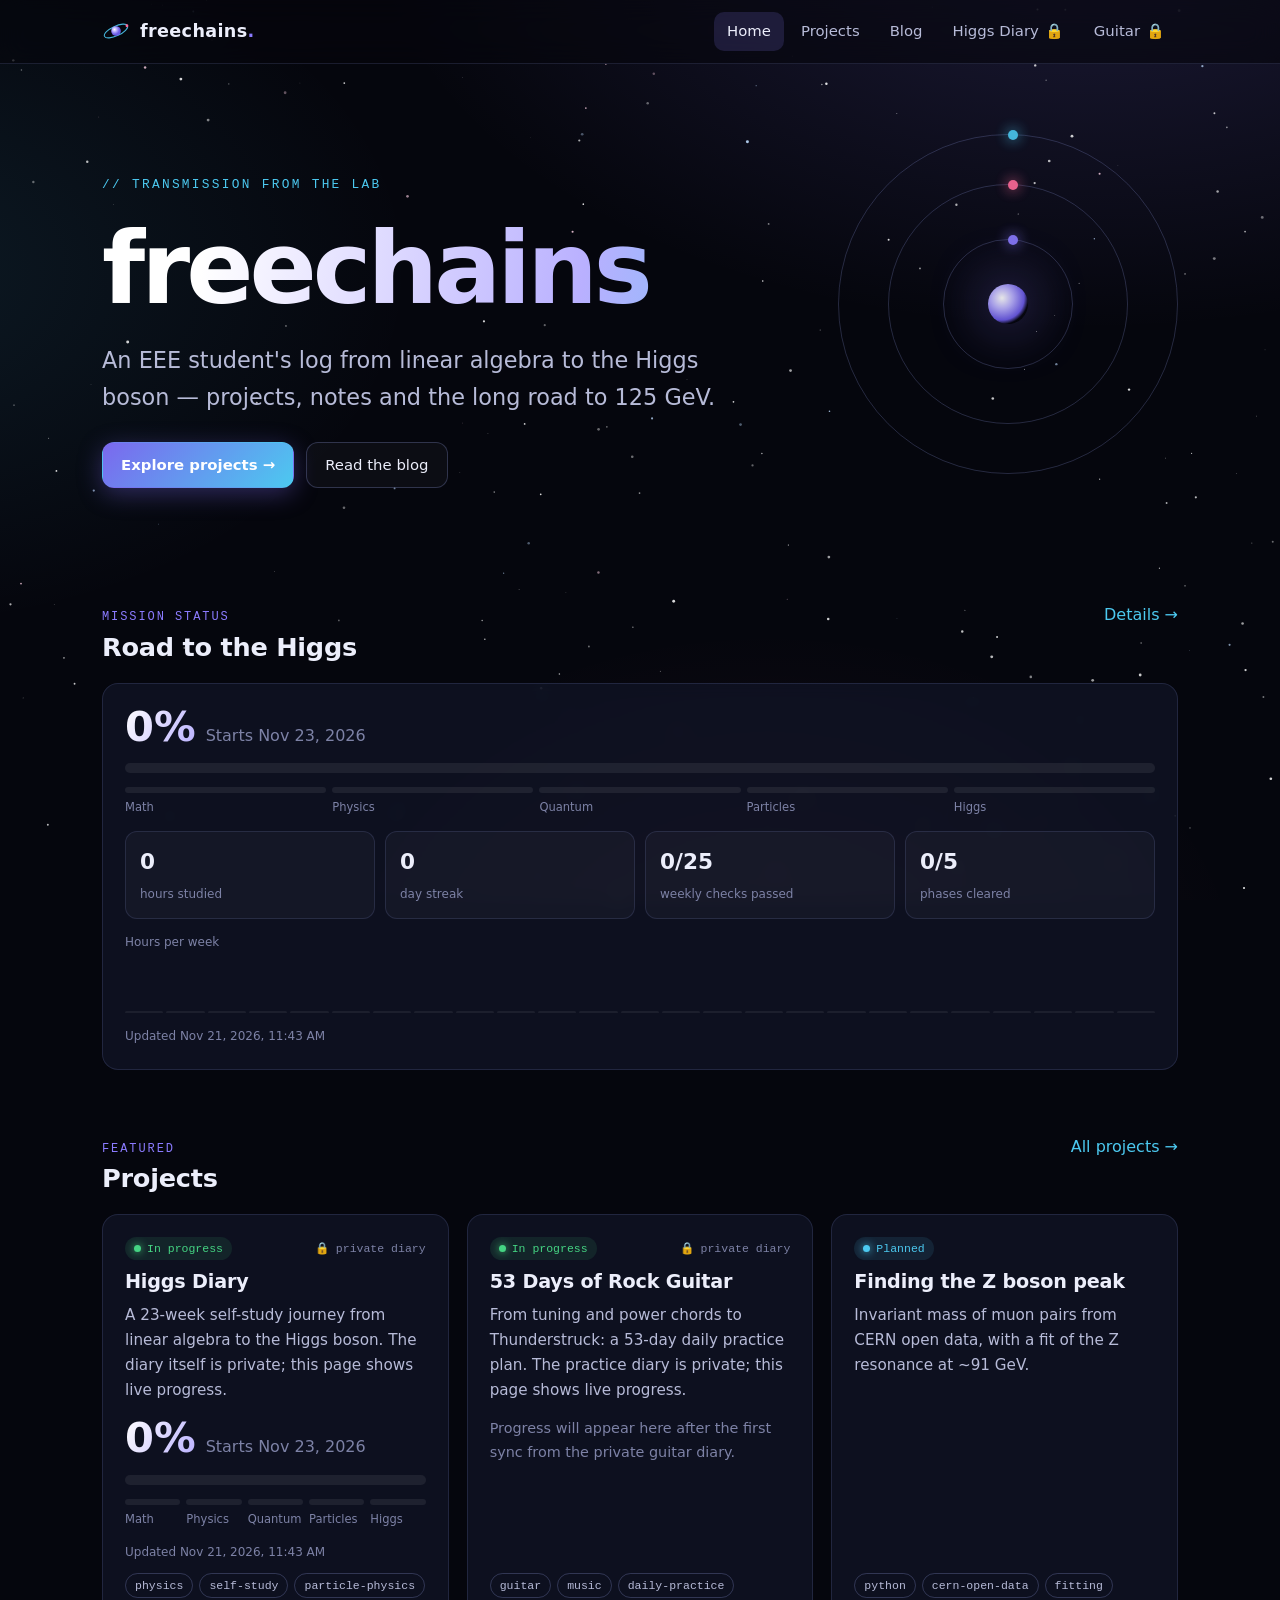
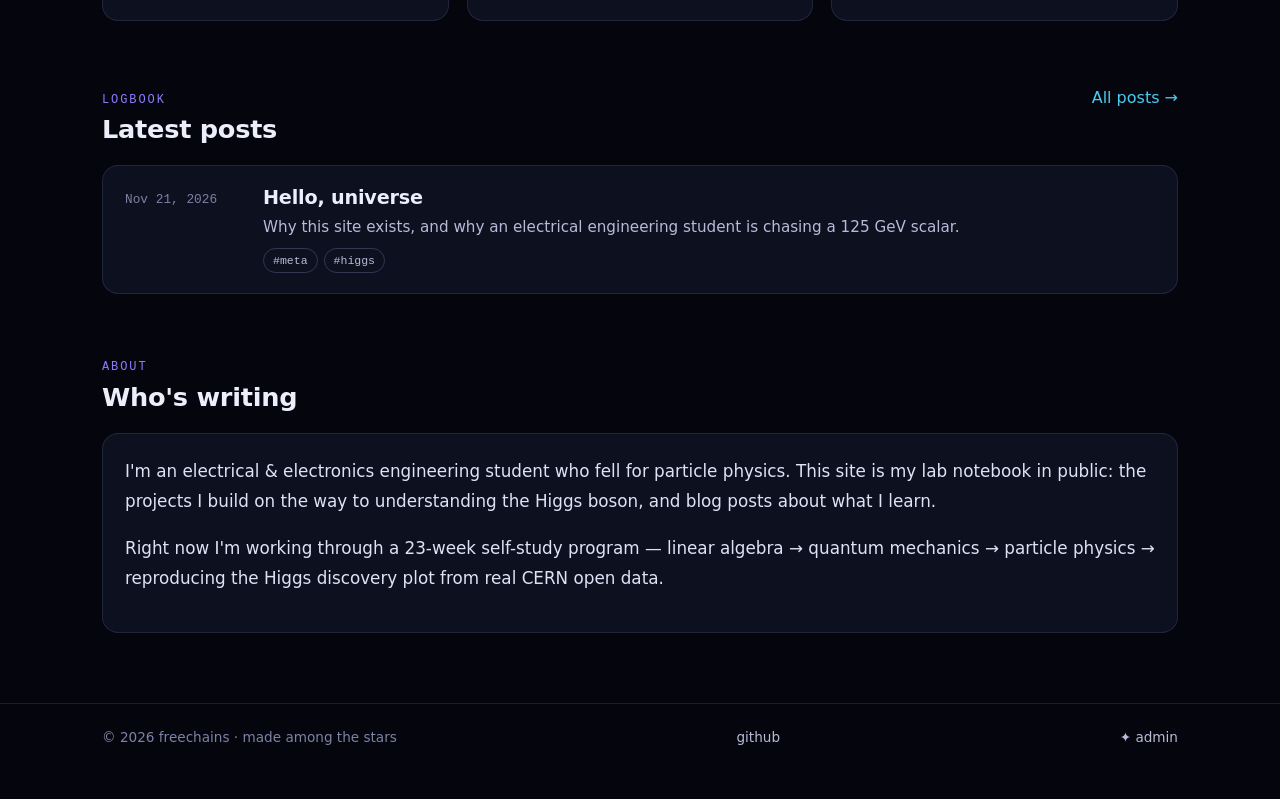
<file: index.html>
<!DOCTYPE html>
<html lang="en" data-root="./" data-page="home">
<head>
  <meta charset="utf-8">
  <meta name="viewport" content="width=device-width, initial-scale=1">
  <title>freechains</title>
  <meta name="description" content="freechains — projects, notes and a self-study journey to the Higgs boson.">
  <meta name="theme-color" content="#05060d">
  <link rel="icon" href="assets/favicon.svg" type="image/svg+xml">
  <link rel="stylesheet" href="assets/vendor/katex.min.css">
  <link rel="stylesheet" href="assets/css/site.css">
</head>
<body>
  <main class="page">
    <section class="hero">
      <div class="orbit" aria-hidden="true"><div class="ring"></div><div class="ring r2"></div><div class="ring r3"></div><div class="core"></div></div>
      <div class="eyebrow">// transmission from the lab</div>
      <h1>freechains</h1>
      <p class="tagline" id="tagline">&nbsp;</p>
      <div class="cta">
        <a class="btn primary" href="projects/">Explore projects →</a>
        <a class="btn" href="blog/">Read the blog</a>
      </div>
    </section>

    <section class="section">
      <div class="section-head"><div><span class="kicker">mission status</span><h2>Road to the Higgs</h2></div><a href="projects/project.html?slug=higgs-diary">Details →</a></div>
      <div class="panel" id="progress"><div class="muted">Loading telemetry…</div></div>
    </section>

    <section class="section">
      <div class="section-head"><div><span class="kicker">featured</span><h2>Projects</h2></div><a href="projects/">All projects →</a></div>
      <div class="cards" id="projects"></div>
    </section>

    <section class="section">
      <div class="section-head"><div><span class="kicker">logbook</span><h2>Latest posts</h2></div><a href="blog/">All posts →</a></div>
      <div class="post-list" id="posts"></div>
    </section>

    <section class="section">
      <div class="section-head"><div><span class="kicker">about</span><h2>Who's writing</h2></div></div>
      <div class="panel prose" id="about"></div>
    </section>
  </main>

  <script src="assets/vendor/marked.min.js"></script>
  <script src="assets/vendor/katex.min.js"></script>
  <script src="assets/vendor/auto-render.min.js"></script>
  <script src="assets/js/site.js"></script>
  <script src="assets/js/listing.js"></script>
  <script>
    (async () => {
      const [site, projects, posts, progress] = await Promise.all([
        FC.json("content/site.json", {}), FC.json("content/projects.json", []),
        FC.json("content/posts.json", []), FC.json("data/progress.json", {})
      ]);
      const guitar = await FC.json("data/guitar-progress.json", {});
      document.getElementById("tagline").textContent = site.tagline || "";
      FC.renderMarkdown(document.getElementById("about"), site.about || "");
      document.getElementById("progress").innerHTML = FC.progressWidget(progress);
      const feat = projects.filter((p) => p.featured);
      document.getElementById("projects").innerHTML = (feat.length ? feat : projects).slice(0, 3).map((p) => Listing.projectCard(p, progress, guitar)).join("") || `<div class="empty">No projects yet.</div>`;
      document.getElementById("posts").innerHTML = Listing.visiblePosts(posts).slice(0, 3).map(Listing.postItem).join("") || `<div class="empty">No posts yet.</div>`;
    })();
  </script>
</body>
</html>
</file>
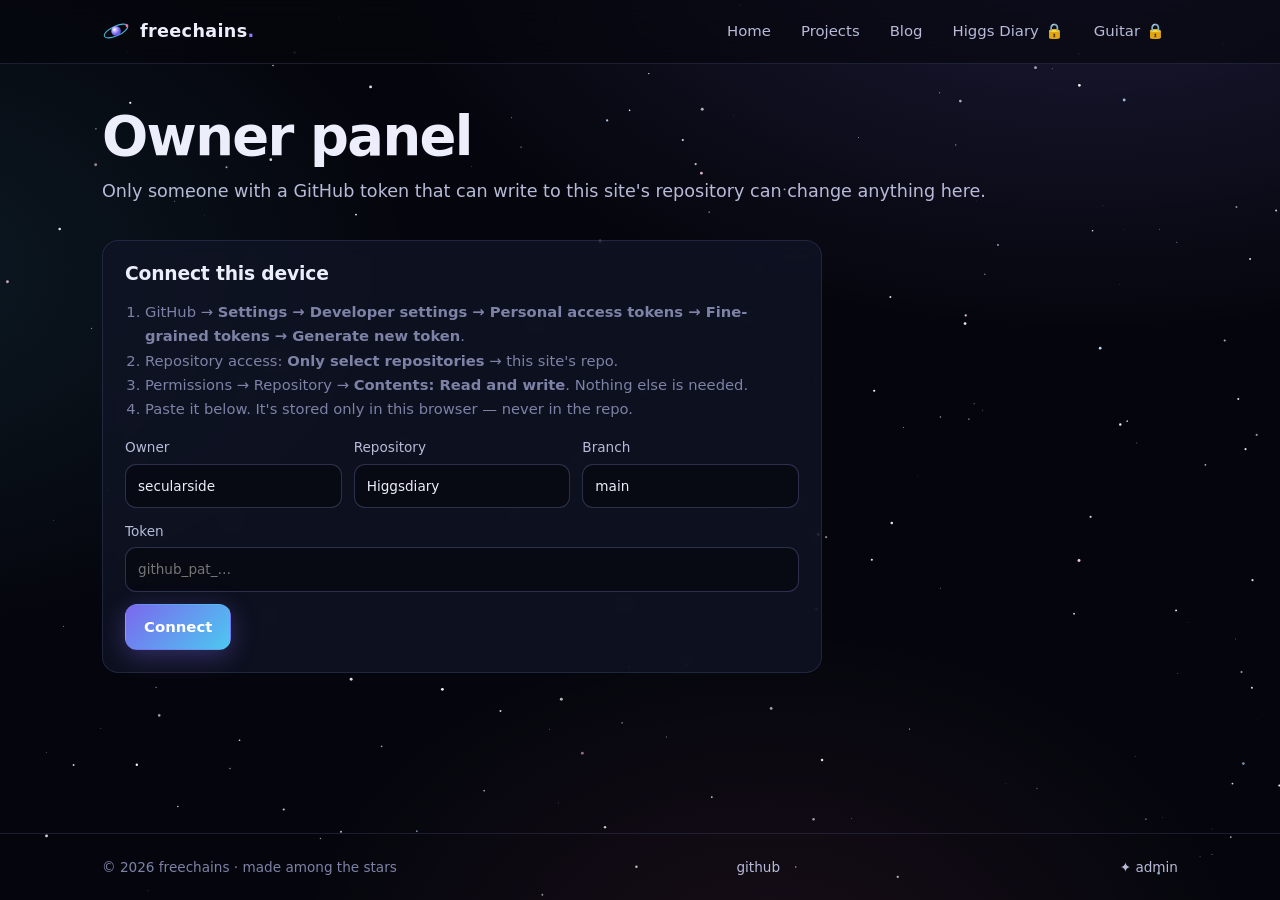
<file: admin/index.html>
<!DOCTYPE html>
<html lang="en" data-root="../" data-page="admin">
<head>
  <meta charset="utf-8">
  <meta name="viewport" content="width=device-width, initial-scale=1">
  <title>Admin · freechains</title>
  <meta name="robots" content="noindex">
  <meta name="theme-color" content="#05060d">
  <link rel="icon" href="../assets/favicon.svg" type="image/svg+xml">
  <link rel="stylesheet" href="../assets/vendor/katex.min.css">
  <link rel="stylesheet" href="../assets/css/site.css">
</head>
<body>
  <main class="page" id="main"><div class="muted">Loading…</div></main>
  <script src="../assets/vendor/marked.min.js"></script>
  <script src="../assets/vendor/katex.min.js"></script>
  <script src="../assets/vendor/auto-render.min.js"></script>
  <script src="../assets/js/site.js"></script>
  <script src="../assets/js/github.js"></script>
  <script src="../assets/js/admin.js"></script>
</body>
</html>
</file>
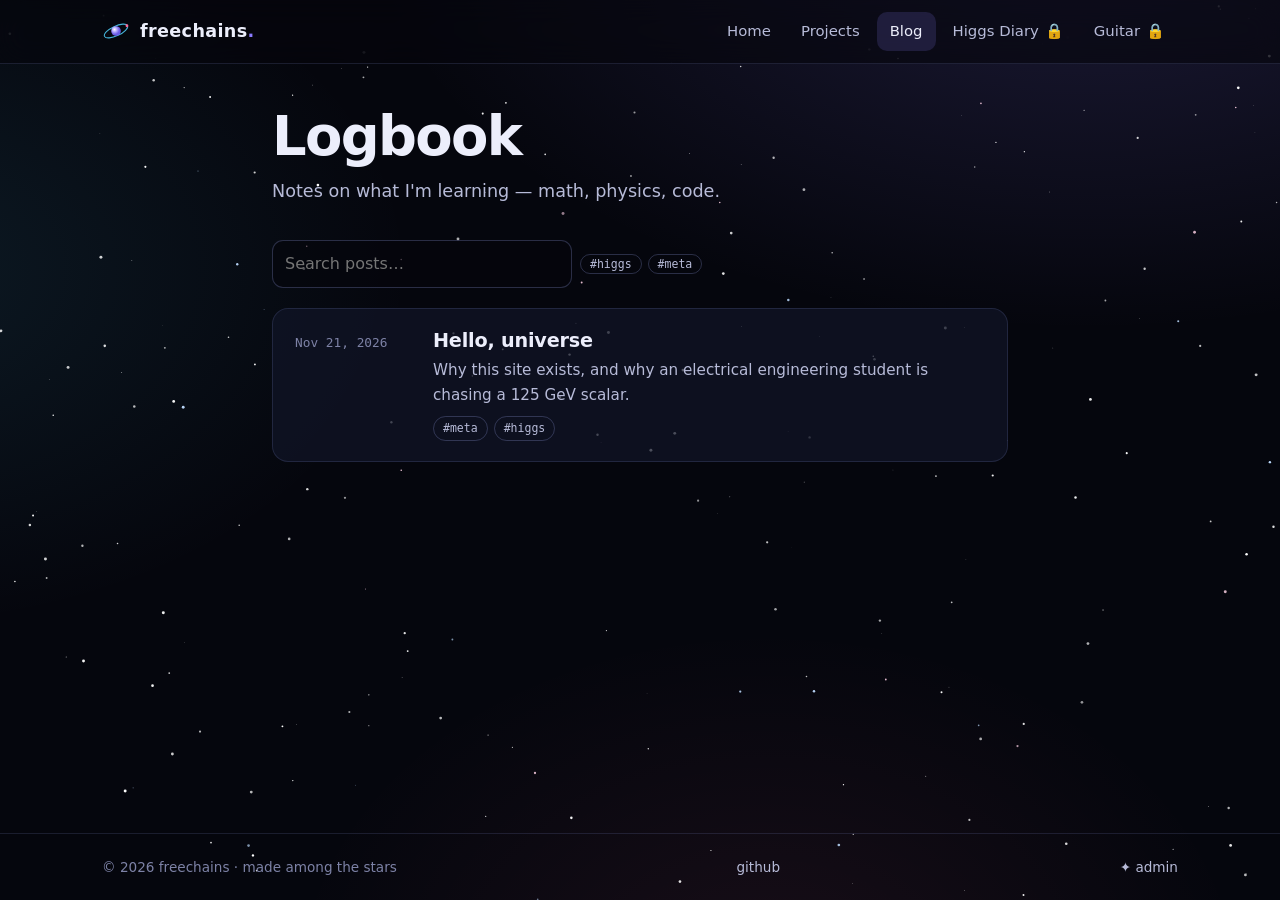
<file: blog/index.html>
<!DOCTYPE html>
<html lang="en" data-root="../" data-page="blog">
<head>
  <meta charset="utf-8">
  <meta name="viewport" content="width=device-width, initial-scale=1">
  <title>Blog · freechains</title>
  <meta name="theme-color" content="#05060d">
  <link rel="icon" href="../assets/favicon.svg" type="image/svg+xml">
  <link rel="stylesheet" href="../assets/css/site.css">
</head>
<body>
  <main class="page narrow">
    <h1 class="page-title">Logbook</h1>
    <p class="page-sub">Notes on what I'm learning — math, physics, code.</p>
    <div class="filters"><input type="search" id="q" placeholder="Search posts…" aria-label="Search posts"><span id="tags" style="display:flex;gap:6px;flex-wrap:wrap"></span></div>
    <div class="post-list" id="list"><div class="muted">Loading…</div></div>
  </main>
  <script src="../assets/js/site.js"></script>
  <script src="../assets/js/listing.js"></script>
  <script>
    (async () => {
      const posts = Listing.visiblePosts(await FC.json("content/posts.json", []));
      const params = new URLSearchParams(location.search);
      let tag = params.get("tag") || "", q = "";
      const tags = [...new Set(posts.flatMap((p) => p.tags || []))].sort();
      function draw() {
        document.getElementById("tags").innerHTML = tags.map((t) => `<button class="tag ${t === tag ? "on" : ""}" data-t="${FC.esc(t)}">#${FC.esc(t)}</button>`).join("");
        const ql = q.toLowerCase();
        const list = posts.filter((p) => (!tag || (p.tags || []).includes(tag)) && (!ql || (p.title + " " + (p.summary || "")).toLowerCase().includes(ql)));
        document.getElementById("list").innerHTML = list.map(Listing.postItem).join("") || `<div class="empty">No posts found.</div>`;
      }
      document.getElementById("tags").addEventListener("click", (e) => { const b = e.target.closest("[data-t]"); if (b) { tag = tag === b.dataset.t ? "" : b.dataset.t; draw(); } });
      document.getElementById("q").addEventListener("input", (e) => { q = e.target.value; draw(); });
      draw();
    })();
  </script>
</body>
</html>
</file>
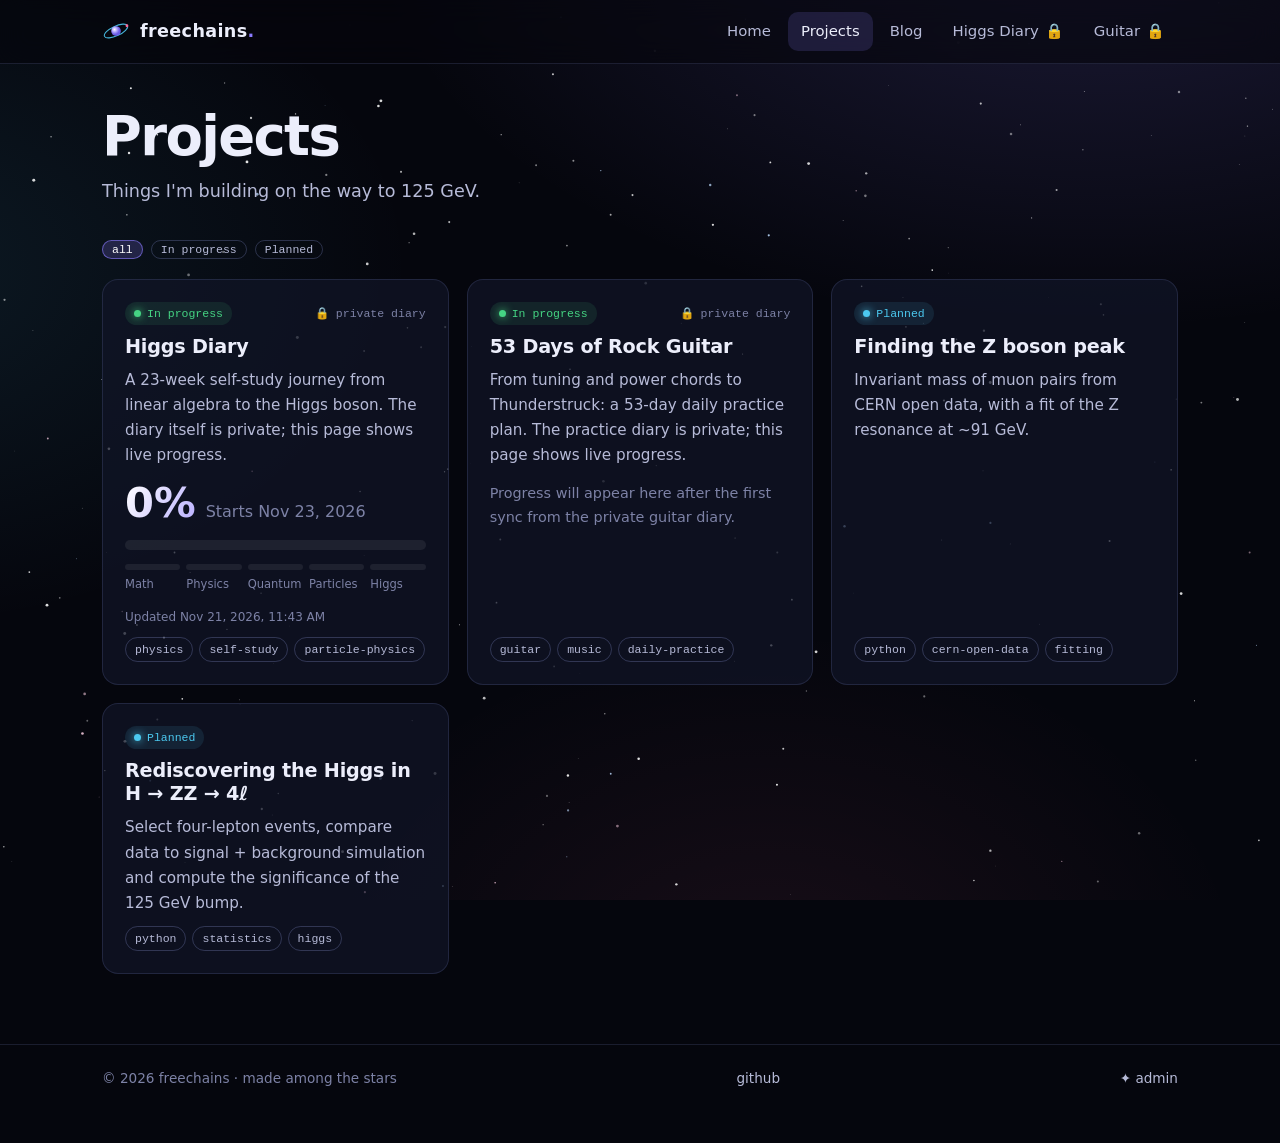
<file: projects/index.html>
<!DOCTYPE html>
<html lang="en" data-root="../" data-page="projects">
<head>
  <meta charset="utf-8">
  <meta name="viewport" content="width=device-width, initial-scale=1">
  <title>Projects · freechains</title>
  <meta name="theme-color" content="#05060d">
  <link rel="icon" href="../assets/favicon.svg" type="image/svg+xml">
  <link rel="stylesheet" href="../assets/css/site.css">
</head>
<body>
  <main class="page">
    <h1 class="page-title">Projects</h1>
    <p class="page-sub">Things I'm building on the way to 125 GeV.</p>
    <div class="filters" id="filters"></div>
    <div class="cards" id="list"><div class="muted">Loading…</div></div>
  </main>
  <script src="../assets/js/site.js"></script>
  <script src="../assets/js/listing.js"></script>
  <script>
    (async () => {
      const [projects, progress, guitar] = await Promise.all([FC.json("content/projects.json", []), FC.json("data/progress.json", {}), FC.json("data/guitar-progress.json", {})]);
      const order = { active: 0, planned: 1, paused: 2, idea: 3, completed: 4 };
      let filter = "all";
      const statuses = ["all", ...new Set(projects.map((p) => p.status))];
      function draw() {
        document.getElementById("filters").innerHTML = statuses.map((s) => `<button class="tag ${filter === s ? "on" : ""}" data-s="${FC.esc(s)}">${s === "all" ? "all" : FC.esc(FC.statusLabel[s] || s)}</button>`).join("");
        const list = projects.filter((p) => filter === "all" || p.status === filter).sort((a, b) => (order[a.status] ?? 9) - (order[b.status] ?? 9));
        document.getElementById("list").innerHTML = list.map((p) => Listing.projectCard(p, progress, guitar)).join("") || `<div class="empty">Nothing here yet.</div>`;
      }
      document.getElementById("filters").addEventListener("click", (e) => { const b = e.target.closest("[data-s]"); if (b) { filter = b.dataset.s; draw(); } });
      draw();
    })();
  </script>
</body>
</html>
</file>
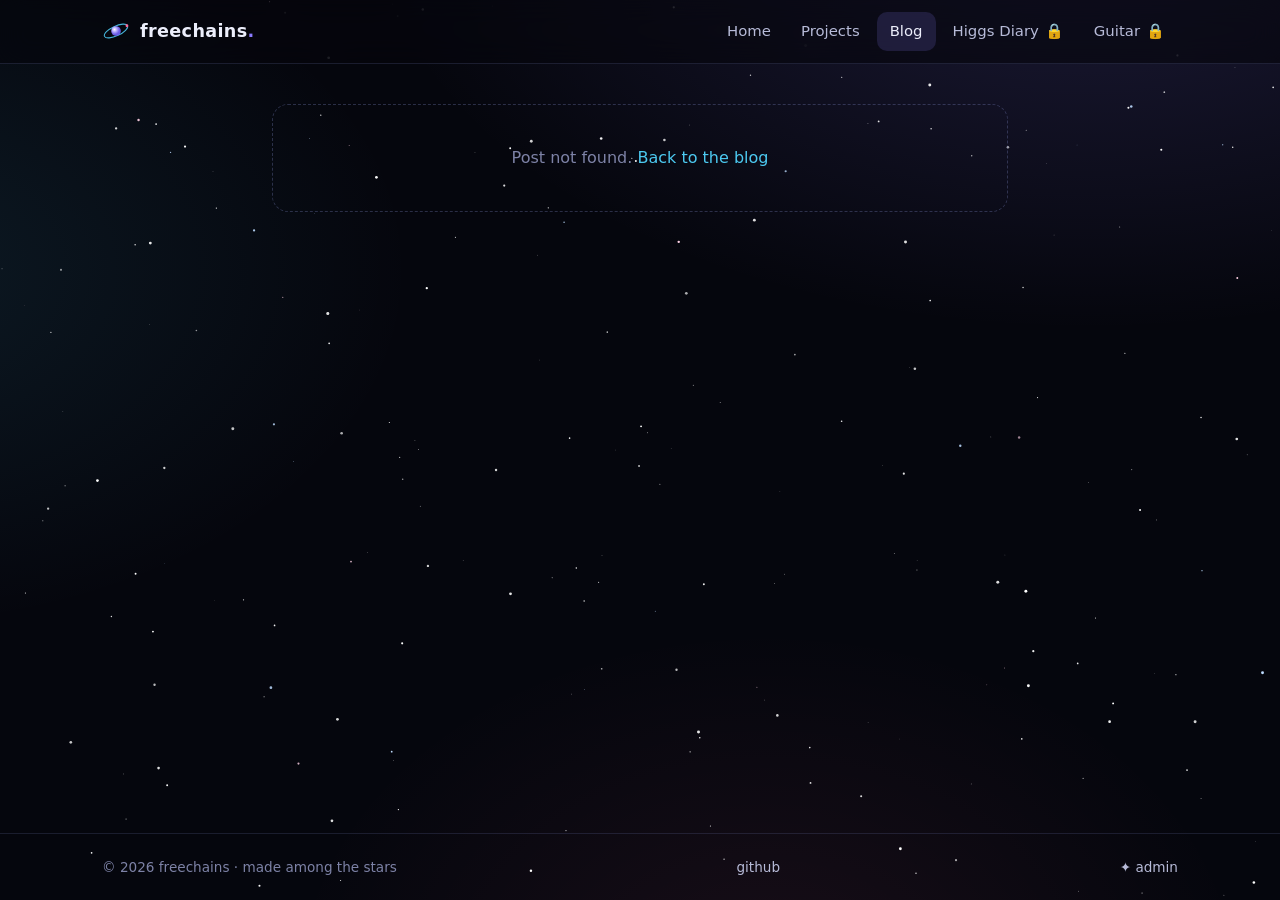
<file: blog/post.html>
<!DOCTYPE html>
<html lang="en" data-root="../" data-page="blog">
<head>
  <meta charset="utf-8">
  <meta name="viewport" content="width=device-width, initial-scale=1">
  <title>Post · freechains</title>
  <meta name="theme-color" content="#05060d">
  <link rel="icon" href="../assets/favicon.svg" type="image/svg+xml">
  <link rel="stylesheet" href="../assets/vendor/katex.min.css">
  <link rel="stylesheet" href="../assets/css/site.css">
</head>
<body>
  <main class="page narrow" id="main"><div class="muted">Loading…</div></main>
  <script src="../assets/vendor/marked.min.js"></script>
  <script src="../assets/vendor/katex.min.js"></script>
  <script src="../assets/vendor/auto-render.min.js"></script>
  <script src="../assets/js/site.js"></script>
  <script src="../assets/js/listing.js"></script>
  <script>
    (async () => {
      const slug = new URLSearchParams(location.search).get("slug");
      const posts = Listing.visiblePosts(await FC.json("content/posts.json", []));
      const i = posts.findIndex((p) => p.slug === slug);
      const m = document.getElementById("main"), esc = FC.esc;
      if (i < 0) { m.innerHTML = `<div class="empty">Post not found. <a href="./">Back to the blog</a></div>`; return; }
      const p = posts[i];
      let md = "";
      try { md = await FC.text("content/posts/" + p.slug + ".md"); } catch { md = "_This post's content could not be loaded._"; }
      document.title = p.title + " · freechains";
      const newer = posts[i - 1], older = posts[i + 1];
      m.innerHTML = `
        <p><a href="./">← Logbook</a></p>
        <header class="post-head">
          <h1>${esc(p.title)}</h1>
          <div class="meta"><time datetime="${esc(p.date)}">${FC.fmtDate(p.date, { year: "numeric", month: "long", day: "numeric" })}</time><span>·</span><span>${FC.readingTime(md)} min read</span>${(p.tags || []).map((t) => `<a class="tag" href="./?tag=${encodeURIComponent(t)}">#${esc(t)}</a>`).join("")}</div>
        </header>
        ${p.cover ? `<img src="${esc(FC.url(p.cover))}" alt="" style="border-radius:16px;border:1px solid var(--line);margin-bottom:26px">` : ""}
        <article class="prose" id="body"></article>
        <nav class="post-nav">
          ${older ? `<a href="post.html?slug=${encodeURIComponent(older.slug)}"><small>← older</small>${esc(older.title)}</a>` : "<span></span>"}
          ${newer ? `<a class="next" href="post.html?slug=${encodeURIComponent(newer.slug)}"><small>newer →</small>${esc(newer.title)}</a>` : ""}
        </nav>`;
      FC.renderMarkdown(document.getElementById("body"), md);
    })();
  </script>
</body>
</html>
</file>
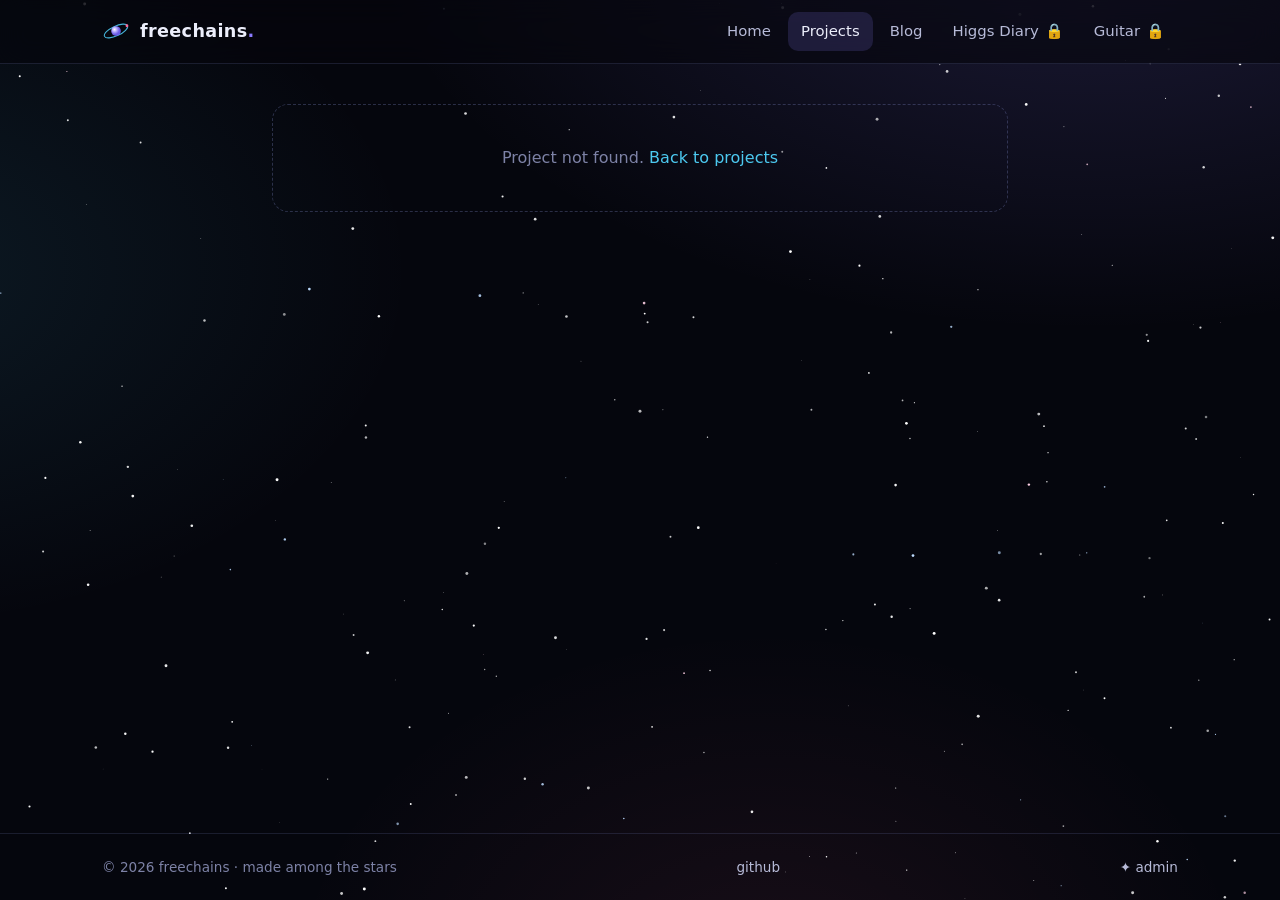
<file: projects/project.html>
<!DOCTYPE html>
<html lang="en" data-root="../" data-page="projects">
<head>
  <meta charset="utf-8">
  <meta name="viewport" content="width=device-width, initial-scale=1">
  <title>Project · freechains</title>
  <meta name="theme-color" content="#05060d">
  <link rel="icon" href="../assets/favicon.svg" type="image/svg+xml">
  <link rel="stylesheet" href="../assets/vendor/katex.min.css">
  <link rel="stylesheet" href="../assets/css/site.css">
</head>
<body>
  <main class="page narrow" id="main"><div class="muted">Loading…</div></main>
  <script src="../assets/vendor/marked.min.js"></script>
  <script src="../assets/vendor/katex.min.js"></script>
  <script src="../assets/vendor/auto-render.min.js"></script>
  <script src="../assets/js/site.js"></script>
  <script>
    (async () => {
      const slug = new URLSearchParams(location.search).get("slug");
      const [projects, progress, guitar] = await Promise.all([FC.json("content/projects.json", []), FC.json("data/progress.json", {}), FC.json("data/guitar-progress.json", {})]);
      const p = projects.find((x) => x.slug === slug);
      const m = document.getElementById("main"), esc = FC.esc;
      if (!p) { m.innerHTML = `<div class="empty">Project not found. <a href="./">Back to projects</a></div>`; return; }
      document.title = p.title + " · freechains";
      m.innerHTML = `
        <p><a href="./">← All projects</a></p>
        <div class="post-head">
          <div class="meta"><span class="status ${esc(p.status)}">${esc(FC.statusLabel[p.status] || p.status)}</span>${(p.tags || []).map((t) => `<span class="tag">${esc(t)}</span>`).join("")}</div>
          <h1 style="margin-top:14px">${esc(p.title)}</h1>
          <p class="page-sub" style="margin:0">${esc(p.summary || "")}</p>
        </div>
        ${p.cover ? `<img src="${esc(FC.url(p.cover))}" alt="" style="border-radius:16px;border:1px solid var(--line);margin-bottom:24px">` : ""}
        ${p.type === "higgs" ? `<div class="panel" style="margin-bottom:28px">${FC.progressWidget(progress)}<div style="margin-top:14px"><a class="btn small" href="../higgs/">🔒 Open diary (owner only)</a></div></div>` : ""}
        ${p.type === "guitar" ? `<div class="panel" style="margin-bottom:28px">${FC.guitarWidget(guitar)}<div style="margin-top:14px"><a class="btn small" href="../guitar/">🔒 Open guitar diary (owner only)</a></div></div>` : ""}
        <article class="prose" id="body"></article>
        ${(p.links || []).length ? `<div style="display:flex;gap:10px;flex-wrap:wrap;margin-top:26px">${p.links.map((l) => `<a class="btn" href="${esc(l.url)}" target="_blank" rel="noopener">${esc(l.label || l.url)} ↗</a>`).join("")}</div>` : ""}`;
      FC.renderMarkdown(document.getElementById("body"), p.body || "");
    })();
  </script>
</body>
</html>
</file>
<file: assets/css/site.css>
/* freechains — space theme */
:root {
  color-scheme: dark;
  --bg: #05060d;
  --bg-2: #0a0d1a;
  --panel: rgba(17, 21, 40, 0.72);
  --panel-solid: #111528;
  --panel-2: #181d36;
  --line: rgba(140, 150, 220, 0.16);
  --line-2: rgba(140, 150, 220, 0.28);
  --text: #eceefb;
  --text-2: #b7bbd8;
  --muted: #7d82a6;
  --accent: #8b7bff;
  --accent-2: #4cc9f0;
  --accent-3: #ff6b9a;
  --good: #45d483;
  --warn: #f5b942;
  --bad: #ff6b6b;
  --glow: 0 0 0 1px var(--line), 0 10px 40px rgba(76, 60, 200, 0.12);
  --radius: 16px;
  --mono: "JetBrains Mono", ui-monospace, SFMono-Regular, Menlo, Consolas, monospace;
  --sans: "Inter", system-ui, -apple-system, "Segoe UI", Roboto, "Helvetica Neue", Arial, sans-serif;
}
* { box-sizing: border-box; }
html { scroll-behavior: smooth; }
body {
  margin: 0; min-height: 100vh; display: flex; flex-direction: column;
  font: 16px/1.65 var(--sans); color: var(--text);
  background:
    radial-gradient(1200px 700px at 85% -10%, rgba(139, 123, 255, 0.18), transparent 60%),
    radial-gradient(900px 600px at -10% 30%, rgba(76, 201, 240, 0.10), transparent 60%),
    radial-gradient(800px 600px at 60% 110%, rgba(255, 107, 154, 0.08), transparent 60%),
    var(--bg);
  background-attachment: fixed;
}
#stars { position: fixed; inset: 0; z-index: -1; pointer-events: none; }
a { color: var(--accent-2); text-decoration: none; }
a:hover { text-decoration: underline; }
h1, h2, h3, h4 { line-height: 1.2; margin: 0 0 .5em; letter-spacing: -0.01em; }
p { margin: 0 0 1em; }
img { max-width: 100%; }
::selection { background: rgba(139, 123, 255, .45); }
.muted { color: var(--muted); }
.mono { font-family: var(--mono); }

/* ---------- Header ---------- */
.site-header {
  position: sticky; top: 0; z-index: 30;
  backdrop-filter: blur(14px); -webkit-backdrop-filter: blur(14px);
  background: rgba(5, 6, 13, 0.6); border-bottom: 1px solid var(--line);
}
.site-header .inner { max-width: 1120px; margin: 0 auto; padding: 12px 22px; display: flex; align-items: center; gap: 22px; }
.logo { display: flex; align-items: center; gap: 10px; color: var(--text); font-weight: 700; letter-spacing: .02em; font-size: 1.1rem; }
.logo:hover { text-decoration: none; }
.logo svg { flex-shrink: 0; }
.logo .dot { color: var(--accent); }
.site-nav { display: flex; gap: 4px; margin-left: auto; flex-wrap: wrap; }
.site-nav a { color: var(--text-2); padding: 7px 13px; border-radius: 10px; font-size: .93rem; display: inline-flex; align-items: center; gap: 6px; }
.site-nav a:hover { color: var(--text); background: rgba(255,255,255,.05); text-decoration: none; }
.site-nav a.active { color: var(--text); background: rgba(139, 123, 255, .16); }

main.page { width: 100%; max-width: 1120px; margin: 0 auto; padding: 40px 22px 70px; flex: 1; }
main.narrow { max-width: 780px; }
.site-footer { border-top: 1px solid var(--line); color: var(--muted); font-size: .85rem; }
.site-footer .inner { max-width: 1120px; margin: 0 auto; padding: 22px; display: flex; flex-wrap: wrap; gap: 12px; justify-content: space-between; }
.site-footer a { color: var(--text-2); }

/* ---------- Hero ---------- */
.hero { padding: 70px 0 50px; position: relative; }
.hero .eyebrow { font-family: var(--mono); font-size: .8rem; color: var(--accent-2); letter-spacing: .18em; text-transform: uppercase; margin-bottom: 14px; }
.hero h1 {
  font-size: clamp(3rem, 9vw, 6.2rem); font-weight: 800; letter-spacing: -0.04em; margin: 0 0 14px;
  background: linear-gradient(100deg, #fff 10%, #b9b0ff 45%, #4cc9f0 75%, #ff8fb3 100%);
  -webkit-background-clip: text; background-clip: text; color: transparent;
}
.hero .tagline { font-size: clamp(1.1rem, 2.4vw, 1.4rem); color: var(--text-2); max-width: 640px; }
.hero .cta { display: flex; gap: 12px; flex-wrap: wrap; margin-top: 26px; }
.orbit { position: absolute; right: 0; top: 30px; width: 340px; height: 340px; opacity: .9; pointer-events: none; }
@media (max-width: 900px) { .orbit { display: none; } }
.orbit .ring { position: absolute; inset: 0; border: 1px solid var(--line-2); border-radius: 50%; animation: spin 40s linear infinite; }
.orbit .ring.r2 { inset: 50px; animation-duration: 26s; animation-direction: reverse; }
.orbit .ring.r3 { inset: 105px; animation-duration: 16s; }
.orbit .ring::after { content: ""; position: absolute; top: -5px; left: 50%; width: 10px; height: 10px; border-radius: 50%; background: var(--accent-2); box-shadow: 0 0 14px var(--accent-2); }
.orbit .ring.r2::after { background: var(--accent-3); box-shadow: 0 0 14px var(--accent-3); }
.orbit .ring.r3::after { background: var(--accent); box-shadow: 0 0 14px var(--accent); }
.orbit .core { position: absolute; inset: 150px; border-radius: 50%; background: radial-gradient(circle at 35% 35%, #fff, #b9b0ff 30%, #6c5ce7 60%, transparent 72%); box-shadow: 0 0 60px rgba(139, 123, 255, .7); }
@keyframes spin { to { transform: rotate(360deg); } }
@media (prefers-reduced-motion: reduce) { .orbit .ring { animation: none; } html { scroll-behavior: auto; } }

/* ---------- Buttons / inputs ---------- */
.btn {
  display: inline-flex; align-items: center; gap: 8px; padding: 10px 18px; border-radius: 12px; cursor: pointer;
  border: 1px solid var(--line-2); background: rgba(255,255,255,.03); color: var(--text); font: inherit; font-size: .93rem;
  transition: all .2s;
}
.btn:hover { background: rgba(255,255,255,.08); text-decoration: none; border-color: rgba(185,176,255,.5); }
.btn.primary { background: linear-gradient(135deg, #7b68ee, #4cc9f0); border-color: transparent; color: #fff; font-weight: 600; box-shadow: 0 6px 24px rgba(123, 104, 238, .35); }
.btn.primary:hover { filter: brightness(1.1); }
.btn.small { padding: 6px 12px; font-size: .83rem; border-radius: 10px; }
.btn.danger { color: var(--bad); border-color: rgba(255,107,107,.35); }
.btn:disabled { opacity: .5; cursor: default; }
input[type=text], input[type=password], input[type=date], input[type=url], input[type=search], input[type=number], textarea, select {
  width: 100%; padding: 10px 12px; border-radius: 11px; border: 1px solid var(--line-2);
  background: rgba(5, 6, 13, .6); color: var(--text); font: inherit; outline: none;
}
input:focus, textarea:focus, select:focus { border-color: var(--accent); box-shadow: 0 0 0 3px rgba(139, 123, 255, .22); }
textarea { resize: vertical; min-height: 120px; line-height: 1.55; }
label.field { display: block; font-size: .85rem; color: var(--text-2); margin-bottom: 12px; }
label.field > span { display: block; margin-bottom: 5px; }
.row { display: grid; grid-template-columns: repeat(auto-fit, minmax(180px, 1fr)); gap: 12px; }

/* ---------- Panels & cards ---------- */
.panel { background: var(--panel); border: 1px solid var(--line); border-radius: var(--radius); padding: 22px; backdrop-filter: blur(8px); }
.section { margin-top: 64px; }
.section-head { display: flex; align-items: baseline; justify-content: space-between; gap: 12px; margin-bottom: 20px; }
.section-head h2 { font-size: 1.6rem; margin: 0; }
.section-head .kicker { font-family: var(--mono); font-size: .75rem; color: var(--accent); letter-spacing: .16em; text-transform: uppercase; display: block; margin-bottom: 4px; }
.cards { display: grid; grid-template-columns: repeat(auto-fill, minmax(300px, 1fr)); gap: 18px; }
.card {
  display: flex; flex-direction: column; gap: 10px; padding: 22px; border-radius: var(--radius);
  background: var(--panel); border: 1px solid var(--line); color: var(--text); position: relative; overflow: hidden;
  transition: transform .25s, border-color .25s, box-shadow .25s;
}
a.card:hover { transform: translateY(-3px); border-color: rgba(185,176,255,.45); box-shadow: 0 14px 40px rgba(76, 60, 200, .22); text-decoration: none; }
.card h3 { margin: 0; font-size: 1.2rem; }
.card p { color: var(--text-2); margin: 0; font-size: .95rem; }
.card .meta { display: flex; flex-wrap: wrap; gap: 6px; align-items: center; margin-top: auto; font-size: .8rem; color: var(--muted); }
.card .cover { margin: -22px -22px 6px; height: 160px; background-size: cover; background-position: center; border-bottom: 1px solid var(--line); }
.tag { font-family: var(--mono); font-size: .72rem; padding: 2px 9px; border-radius: 99px; border: 1px solid var(--line-2); color: var(--text-2); white-space: nowrap; }
.tag.on { background: rgba(139,123,255,.2); color: #fff; border-color: rgba(139,123,255,.6); }
button.tag { cursor: pointer; background: transparent; font-family: var(--mono); }
.status { font-family: var(--mono); font-size: .72rem; padding: 2px 9px; border-radius: 99px; display: inline-flex; align-items: center; gap: 6px; }
.status::before { content: ""; width: 7px; height: 7px; border-radius: 50%; background: currentColor; box-shadow: 0 0 8px currentColor; }
.status.active { color: var(--good); background: rgba(69, 212, 131, .1); }
.status.planned { color: var(--accent-2); background: rgba(76, 201, 240, .1); }
.status.completed { color: var(--accent); background: rgba(139, 123, 255, .12); }
.status.paused { color: var(--warn); background: rgba(245, 185, 66, .1); }
.status.idea { color: var(--accent-3); background: rgba(255, 107, 154, .1); }
.lock-badge { font-family: var(--mono); font-size: .72rem; color: var(--muted); display: inline-flex; gap: 5px; align-items: center; }

/* ---------- Progress widget ---------- */
.progress { display: grid; gap: 14px; }
.progress .big { display: flex; align-items: baseline; gap: 10px; }
.progress .big b { font-size: 2.6rem; font-weight: 800; line-height: 1; background: linear-gradient(120deg, #fff, #b9b0ff); -webkit-background-clip: text; background-clip: text; color: transparent; font-variant-numeric: tabular-nums; }
.pbar { height: 10px; border-radius: 99px; background: rgba(255,255,255,.07); overflow: hidden; position: relative; }
.pbar i { display: block; height: 100%; border-radius: 99px; background: linear-gradient(90deg, #4cc9f0, #8b7bff, #ff6b9a); box-shadow: 0 0 16px rgba(139,123,255,.6); }
.phases { display: grid; grid-template-columns: repeat(5, 1fr); gap: 6px; }
.phases .ph { font-size: .72rem; color: var(--muted); }
.phases .ph .pbar { height: 6px; margin-bottom: 5px; }
.phases .ph .pbar i { box-shadow: none; }
.stats { display: grid; grid-template-columns: repeat(auto-fit, minmax(110px, 1fr)); gap: 10px; }
.stat { padding: 12px 14px; border-radius: 12px; background: rgba(255,255,255,.03); border: 1px solid var(--line); }
.stat b { display: block; font-size: 1.35rem; font-variant-numeric: tabular-nums; }
.stat span { font-size: .75rem; color: var(--muted); }
.spark { display: flex; align-items: flex-end; gap: 3px; height: 54px; }
.spark i { flex: 1; background: linear-gradient(180deg, #8b7bff, rgba(76,201,240,.6)); border-radius: 3px 3px 1px 1px; min-height: 2px; opacity: .9; }
.spark i.future { background: rgba(255,255,255,.07); }

/* ---------- Blog ---------- */
.post-list { display: grid; gap: 14px; }
.post-item { display: grid; grid-template-columns: 120px 1fr; gap: 18px; padding: 20px 22px; border-radius: var(--radius); background: var(--panel); border: 1px solid var(--line); color: var(--text); transition: border-color .2s, transform .2s; }
.post-item:hover { border-color: rgba(185,176,255,.45); text-decoration: none; transform: translateX(3px); }
.post-item time { font-family: var(--mono); font-size: .8rem; color: var(--muted); padding-top: 3px; }
.post-item h3 { margin: 0 0 6px; font-size: 1.2rem; }
.post-item p { margin: 0 0 8px; color: var(--text-2); font-size: .95rem; }
@media (max-width: 600px) { .post-item { grid-template-columns: 1fr; gap: 4px; } }
.filters { display: flex; gap: 8px; flex-wrap: wrap; align-items: center; margin-bottom: 20px; }
.filters input { max-width: 300px; }

.prose { font-size: 1.05rem; line-height: 1.8; color: #dfe2f5; }
.prose h1, .prose h2, .prose h3 { margin-top: 1.8em; color: #fff; }
.prose h2 { font-size: 1.55rem; } .prose h3 { font-size: 1.25rem; }
.prose a { text-decoration: underline; text-decoration-color: rgba(76, 201, 240, .4); text-underline-offset: 3px; }
.prose code { font-family: var(--mono); font-size: .88em; background: rgba(139,123,255,.12); padding: 2px 6px; border-radius: 6px; }
.prose pre { background: #070914; border: 1px solid var(--line); border-radius: 12px; padding: 16px 18px; overflow-x: auto; line-height: 1.55; }
.prose pre code { background: none; padding: 0; font-size: .86rem; }
.prose blockquote { margin: 1.2em 0; padding: 4px 18px; border-left: 3px solid var(--accent); color: var(--text-2); background: rgba(139,123,255,.06); border-radius: 0 10px 10px 0; }
.prose img { border-radius: 12px; border: 1px solid var(--line); display: block; margin: 1.2em auto; }
.prose table { border-collapse: collapse; width: 100%; font-size: .95rem; margin: 1.2em 0; }
.prose th { background: rgba(139,123,255,.08); text-align: left; }
.prose th, .prose td { border: 1px solid var(--line); padding: 8px 10px; }
.prose hr { border: 0; border-top: 1px solid var(--line); margin: 2em 0; }
.prose .katex-display { overflow-x: auto; overflow-y: hidden; padding: 4px 0; }
.post-head { margin-bottom: 30px; }
.post-head h1 { font-size: clamp(2rem, 5vw, 2.9rem); }
.post-head .meta { display: flex; gap: 10px; flex-wrap: wrap; align-items: center; color: var(--muted); font-family: var(--mono); font-size: .82rem; }
.post-nav { display: grid; grid-template-columns: 1fr 1fr; gap: 14px; margin-top: 50px; }
.post-nav a { padding: 16px 18px; border-radius: 14px; border: 1px solid var(--line); background: var(--panel); color: var(--text); }
.post-nav a small { display: block; color: var(--muted); font-family: var(--mono); font-size: .75rem; }
.post-nav a.next { text-align: right; grid-column: 2; }

.empty { text-align: center; color: var(--muted); padding: 40px 10px; border: 1px dashed var(--line-2); border-radius: var(--radius); }
.page-title { font-size: clamp(2.2rem, 6vw, 3.4rem); font-weight: 800; letter-spacing: -0.03em; margin-bottom: 8px; }
.page-sub { color: var(--text-2); font-size: 1.1rem; margin-bottom: 34px; }

/* ---------- Admin ---------- */
.tabs { display: flex; gap: 6px; border-bottom: 1px solid var(--line); margin-bottom: 22px; flex-wrap: wrap; }
.tabs button { background: none; border: 0; color: var(--text-2); padding: 10px 16px; cursor: pointer; font: inherit; border-bottom: 2px solid transparent; margin-bottom: -1px; }
.tabs button.on { color: #fff; border-bottom-color: var(--accent); }
.list-item { display: flex; gap: 12px; align-items: center; justify-content: space-between; padding: 12px 0; border-bottom: 1px solid var(--line); }
.list-item:last-child { border-bottom: 0; }
.editor { display: grid; grid-template-columns: 1fr 1fr; gap: 16px; }
.editor textarea { min-height: 460px; font-family: var(--mono); font-size: .88rem; }
.editor .preview { min-height: 460px; max-height: 70vh; overflow-y: auto; padding: 4px 18px; border: 1px solid var(--line); border-radius: 12px; background: rgba(5,6,13,.4); }
@media (max-width: 900px) { .editor { grid-template-columns: 1fr; } }
.notice { padding: 12px 16px; border-radius: 12px; border: 1px solid var(--line-2); background: rgba(76,201,240,.07); font-size: .92rem; margin-bottom: 16px; }
.notice.warn { background: rgba(245,185,66,.08); border-color: rgba(245,185,66,.35); }
.notice.ok { background: rgba(69,212,131,.08); border-color: rgba(69,212,131,.35); }
.notice.err { background: rgba(255,107,107,.08); border-color: rgba(255,107,107,.35); }
.toast {
  position: fixed; bottom: 24px; left: 50%; transform: translate(-50%, 30px); opacity: 0; transition: all .3s;
  background: var(--panel-2); border: 1px solid var(--line-2); color: var(--text); padding: 11px 18px; border-radius: 12px; z-index: 200; pointer-events: none;
}
.toast.show { opacity: 1; transform: translate(-50%, 0); }
.kbd { font-family: var(--mono); font-size: .75rem; border: 1px solid var(--line-2); border-bottom-width: 2px; padding: 0 6px; border-radius: 6px; }

@media (max-width: 640px) {
  .site-header .inner { flex-wrap: wrap; gap: 6px; padding: 10px 14px; }
  .site-nav { margin-left: 0; width: 100%; flex-wrap: nowrap; overflow-x: auto; scrollbar-width: none; }
  .site-nav a { padding: 6px 10px; font-size: .88rem; white-space: nowrap; }
  main.page { padding: 26px 16px 56px; }
  .hero { padding: 36px 0 30px; }
  .section { margin-top: 46px; }
  .phases { grid-template-columns: repeat(5, minmax(0, 1fr)); }
  .phases .ph { font-size: .62rem; overflow: hidden; text-overflow: ellipsis; }
  .post-nav { grid-template-columns: 1fr; }
  .post-nav a.next { grid-column: 1; }
}
</file>
